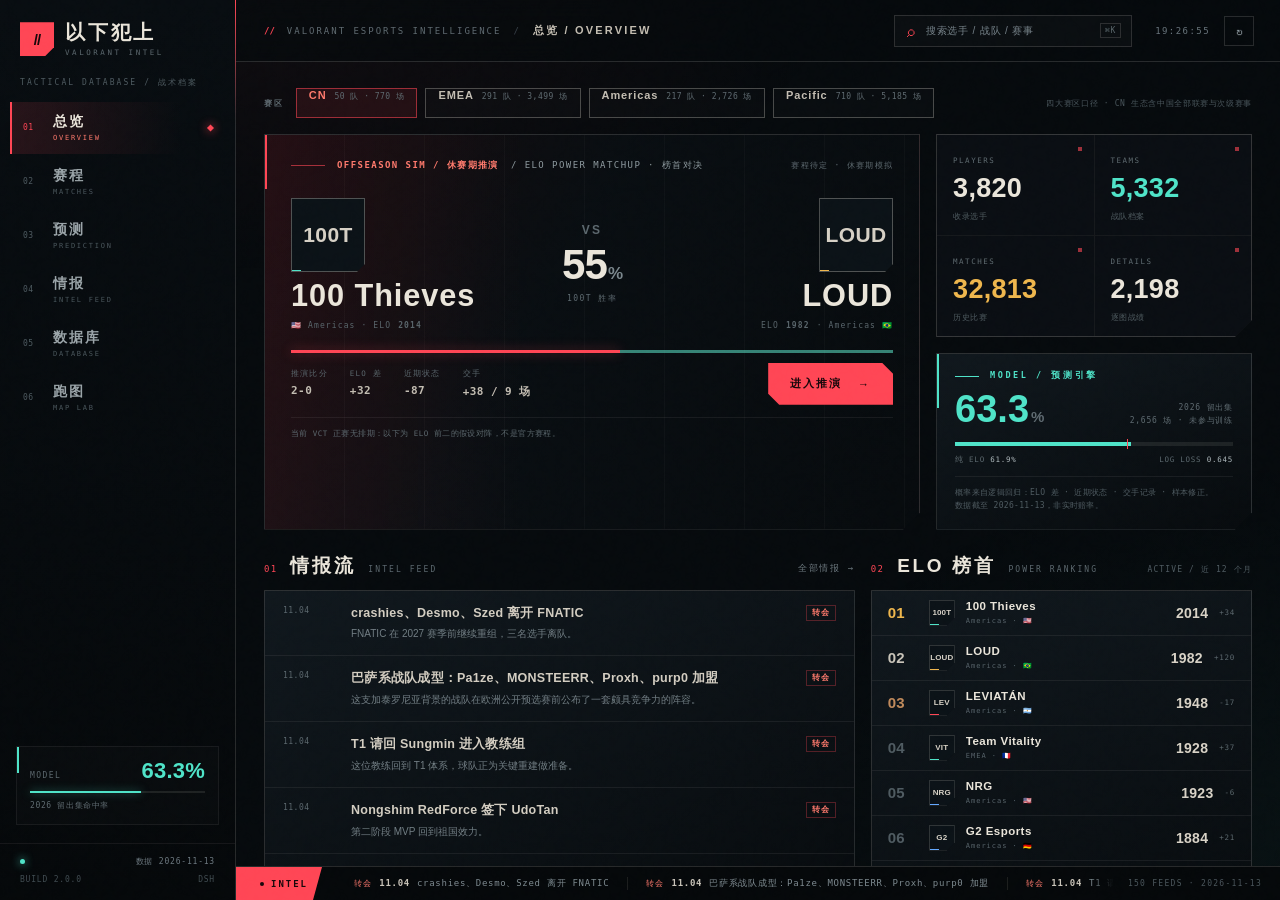
<file: web/index.html>
<!DOCTYPE html>
<html lang="zh-CN">
<head>
<meta charset="utf-8">
<meta name="viewport" content="width=device-width, initial-scale=1">
<title>以下犯上 // VALORANT INTEL</title>
<link rel="stylesheet" href="assets/css/app.css">
</head>
<body>
<div id="app">
  <aside class="rail">
    <div class="rail-brand">
      <div class="brand-glyph">//</div>
      <div class="brand-copy">
        <h1>以下犯上</h1>
        <p>VALORANT INTEL</p>
      </div>
    </div>

    <div class="rail-kicker">TACTICAL DATABASE / 战术档案</div>

    <nav class="rail-nav" id="nav">
      <button data-view="home" class="on"><i>01</i><span>总览<small>OVERVIEW</small></span></button>
      <button data-view="matches"><i>02</i><span>赛程<small>MATCHES</small></span></button>
      <button data-view="predict"><i>03</i><span>预测<small>PREDICTION</small></span></button>
      <button data-view="intel"><i>04</i><span>情报<small>INTEL FEED</small></span></button>
      <button data-view="db"><i>05</i><span>数据库<small>DATABASE</small></span></button>
      <button data-view="maplab"><i>06</i><span>跑图<small>MAP LAB</small></span></button>
    </nav>

    <div class="rail-model">
      <div class="rm-head"><span>MODEL</span><b id="railAcc">—</b></div>
      <div class="rm-bar"><i id="railBar"></i></div>
      <p>2026 留出集命中率</p>
    </div>

    <div class="rail-foot">
      <div class="rf-line"><span class="dot"></span><span id="railUpdated">数据载入中</span></div>
      <div class="rf-line dim"><span>BUILD 2.0.0</span><span>DSH</span></div>
    </div>
  </aside>

  <div class="stage">
    <header class="topbar">
      <div class="crumb">
        <span class="slash">//</span>
        <span class="crumb-en">VALORANT ESPORTS INTELLIGENCE</span>
        <i>/</i>
        <b id="crumb">总览</b>
      </div>
      <div class="top-actions">
        <button class="search-trigger" id="searchTrigger">
          <span class="st-icon">⌕</span>
          <span>搜索选手 / 战队 / 赛事</span>
          <kbd>⌘K</kbd>
        </button>
        <div class="clock" id="clock">--:--:--</div>
        <button class="icon-btn" id="refreshBtn" title="刷新情报">↻</button>
      </div>
    </header>

    <main id="view" class="view"></main>

    <footer class="ticker">
      <div class="ticker-label"><span class="live-dot"></span> INTEL</div>
      <div class="ticker-track"><div class="ticker-move" id="ticker"></div></div>
      <div class="ticker-meta" id="tickerMeta">—</div>
    </footer>
  </div>
</div>

<div class="scrim" id="scrim"></div>
<aside class="drawer" id="drawer" aria-hidden="true"></aside>

<div class="modal" id="searchModal" hidden>
  <div class="modal-panel">
    <div class="modal-head">
      <div class="kicker"><span></span>GLOBAL SEARCH / 全局检索</div>
      <button class="modal-x" id="searchClose">×</button>
    </div>
    <input id="searchInput" class="search-input" autocomplete="off" spellcheck="false"
           placeholder="输入选手 ID、战队名或赛事名…">
    <div class="search-hint"><span>↑↓ 选择</span><span>↵ 打开</span><span>ESC 关闭</span></div>
    <div class="search-results" id="searchResults"></div>
  </div>
</div>

<div id="toast"></div>
<div id="grain"></div>
<div id="scan"></div>

<script src="assets/data/meta.js"></script>
<script src="assets/data/core.js"></script>
<script src="assets/data/roster.js"></script>
<script src="assets/data/intel.js"></script>
<script src="assets/data/maps.js"></script>
<script src="assets/js/app.js"></script>
<script src="assets/js/maplab.js"></script>
</body>
</html>
</file>
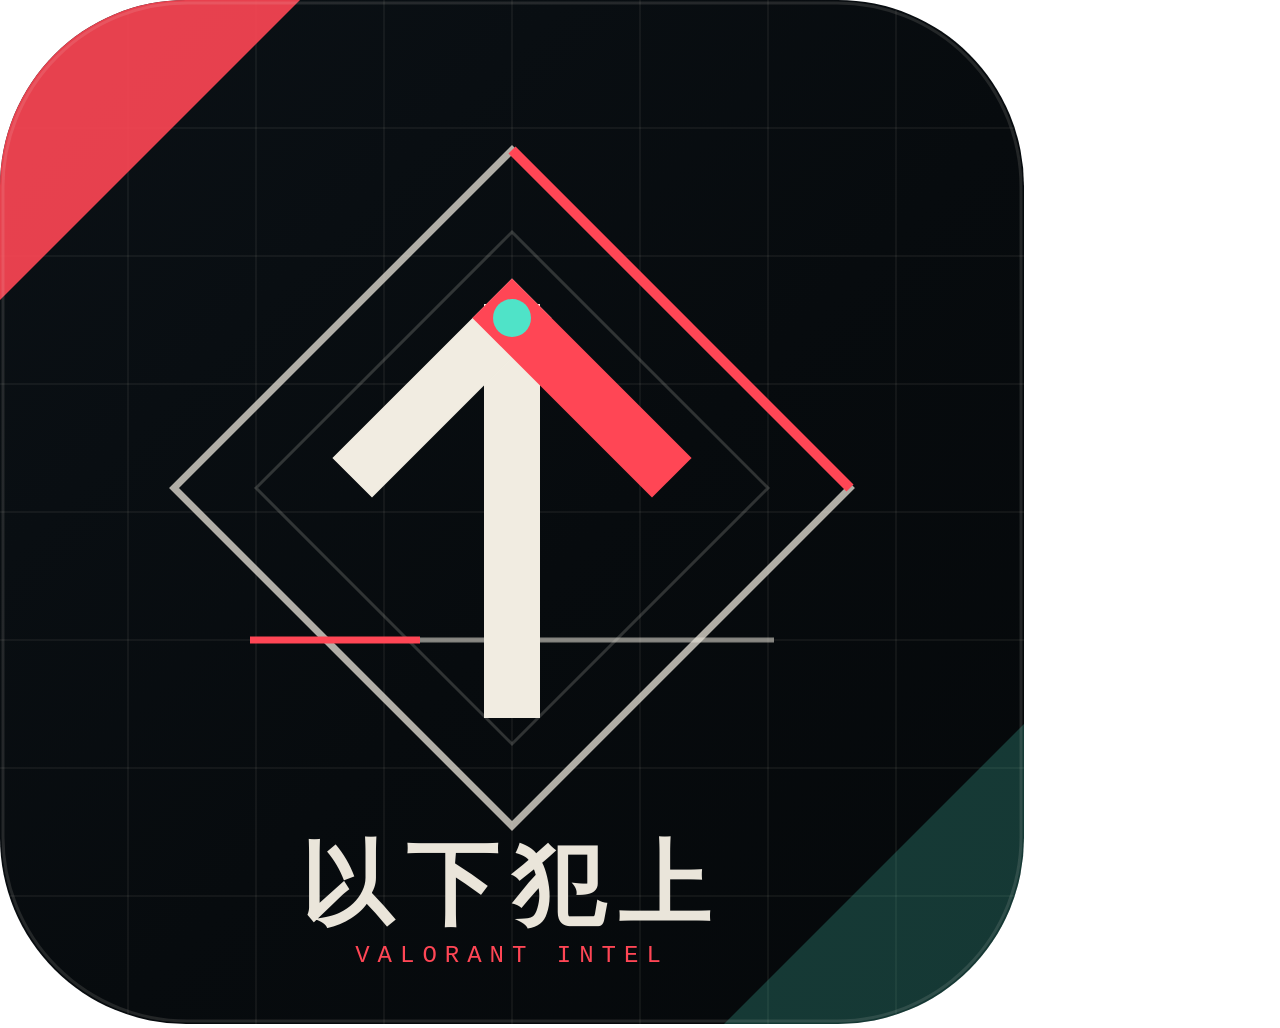
<file: app/icon/icon.html>
<!doctype html><html><head><meta charset="utf-8"><style>
html,body{margin:0;width:1024px;height:1024px;background:transparent}
</style></head><body>
<svg width="1024" height="1024" viewBox="0 0 1024 1024" xmlns="http://www.w3.org/2000/svg">
  <defs>
    <clipPath id="round"><rect x="0" y="0" width="1024" height="1024" rx="186"/></clipPath>
    <linearGradient id="bg" x1="0" y1="0" x2="1" y2="1">
      <stop offset="0" stop-color="#0b1116"/><stop offset=".55" stop-color="#070b0e"/><stop offset="1" stop-color="#05080a"/>
    </linearGradient>
  </defs>
  <g clip-path="url(#round)">
    <rect width="1024" height="1024" fill="url(#bg)"/>
    <g stroke="#eae5da" stroke-opacity="0.055" stroke-width="2">
      <path d="M128 0V1024M256 0V1024M384 0V1024M512 0V1024M640 0V1024M768 0V1024M896 0V1024"/>
      <path d="M0 128H1024M0 256H1024M0 384H1024M0 512H1024M0 640H1024M0 768H1024M0 896H1024"/>
    </g>
    <path d="M0 0H300L0 300Z" fill="#ff4655" opacity=".9"/>
    <path d="M1024 1024H724L1024 724Z" fill="#4fe3c8" opacity=".22"/>
    <!-- diamond -->
    <path d="M512 150 L850 488 L512 826 L174 488 Z" fill="none" stroke="#eae5da" stroke-opacity=".75" stroke-width="7"/>
    <path d="M512 150 L850 488" stroke="#ff4655" stroke-width="10"/>
    <path d="M512 232 L768 488 L512 744 L256 488 Z" fill="none" stroke="#eae5da" stroke-opacity=".18" stroke-width="3"/>
    <!-- breakthrough line -->
    <path d="M250 640H774" stroke="#eae5da" stroke-opacity=".55" stroke-width="5"/>
    <path d="M250 640H420" stroke="#ff4655" stroke-width="7"/>
    <!-- upward arrow -->
    <path d="M512 690V332" stroke="#f1ece1" stroke-width="56" stroke-linecap="square"/>
    <path d="M512 318 L372 458" stroke="#f1ece1" stroke-width="56" stroke-linecap="square"/>
    <path d="M512 318 L652 458" stroke="#ff4655" stroke-width="56" stroke-linecap="square"/>
    <circle cx="512" cy="318" r="19" fill="#4fe3c8"/>
    <!-- caption -->
    <text x="512" y="916" text-anchor="middle" fill="#eae5da" font-family="PingFang SC, Heiti SC, sans-serif" font-size="92" font-weight="600" letter-spacing="14">以下犯上</text>
    <text x="512" y="962" text-anchor="middle" fill="#ff4655" font-family="SF Mono, Menlo, monospace" font-size="24" letter-spacing="8">VALORANT INTEL</text>
  </g>
  <rect x="3" y="3" width="1018" height="1018" rx="184" fill="none" stroke="#eae5da" stroke-opacity=".12" stroke-width="3"/>
</svg>
</body></html>
</file>
<file: web/assets/css/app.css>
/* ============================================================
   以下犯上 · VALORANT INTEL
   视觉语言承自《源能行动》：战术终端、切角面板、红色指令色、
   等宽微标签、大字号压缩数字。
   ============================================================ */
:root{
  --bg:#060a0d; --bg2:#0a1015; --bg3:#0e161c;
  --ink:#eae5da; --ink2:#c9c4b9; --dim:#8b979d; --dim2:#5c686e;
  --line:rgba(234,229,218,.15); --line2:rgba(234,229,218,.07);
  --coral:#ff4655; --coral2:#ff7a6d; --coral-dim:rgba(255,70,85,.14);
  --teal:#4fe3c8; --gold:#eeb64d; --blue:#63a8ff;
  --panel:linear-gradient(158deg,rgba(17,25,31,.94),rgba(7,11,14,.98));
  --panel-soft:rgba(11,17,21,.72);
  --sans:"Avenir Next","Avenir","PingFang SC","Hiragino Sans GB","Microsoft YaHei",sans-serif;
  --display:"DIN Alternate","Avenir Next Condensed","Avenir Next","PingFang SC",sans-serif;
  --mono:"SF Mono","Menlo","Monaco",monospace;
  --rail:236px; --top:62px; --tick:34px;
}
*{box-sizing:border-box;margin:0;padding:0}
html,body{height:100%}
body{
  background:var(--bg); color:var(--ink); font-family:var(--sans);
  font-size:14px; -webkit-font-smoothing:antialiased; overflow:hidden;
  user-select:none;
}
button{font-family:inherit;color:inherit;background:none;border:0;cursor:pointer}
a{color:inherit;text-decoration:none}
b,strong{font-weight:700}
i,em{font-style:normal}
::selection{background:rgba(255,70,85,.32);color:#fff}
::-webkit-scrollbar{width:8px;height:8px}
::-webkit-scrollbar-track{background:transparent}
::-webkit-scrollbar-thumb{background:rgba(234,229,218,.16);border:2px solid var(--bg)}
::-webkit-scrollbar-thumb:hover{background:rgba(255,70,85,.45)}

#grain{
  position:fixed;inset:-40%;z-index:90;pointer-events:none;opacity:.026;
  background-image:url("data:image/svg+xml,%3Csvg viewBox='0 0 200 200' xmlns='http://www.w3.org/2000/svg'%3E%3Cfilter id='n'%3E%3CfeTurbulence type='fractalNoise' baseFrequency='.9' numOctaves='3' stitchTiles='stitch'/%3E%3C/filter%3E%3Crect width='100%25' height='100%25' filter='url(%23n)'/%3E%3C/svg%3E");
  animation:grain 1.2s steps(3) infinite;mix-blend-mode:overlay;
}
@keyframes grain{0%{transform:translate(0,0)}33%{transform:translate(-2%,1%)}66%{transform:translate(1%,-2%)}100%{transform:translate(0,0)}}
#scan{
  position:fixed;inset:0;z-index:89;pointer-events:none;opacity:.22;
  background:repeating-linear-gradient(180deg,rgba(255,255,255,.018) 0 1px,transparent 1px 3px);
  mix-blend-mode:soft-light;
}

/* ---------------- shell ---------------- */
#app{display:flex;height:100%;position:relative}
#app::before{
  content:"";position:fixed;inset:0;pointer-events:none;z-index:0;
  background:
    radial-gradient(1000px 620px at 22% -10%,rgba(255,70,85,.055),transparent 60%),
    radial-gradient(900px 700px at 100% 100%,rgba(79,227,200,.035),transparent 65%);
}
.rail{
  width:var(--rail);flex:0 0 var(--rail);height:100%;position:relative;z-index:3;
  border-right:1px solid var(--line);background:linear-gradient(180deg,#080d11,#060a0d 60%,#05080a);
  display:flex;flex-direction:column;padding:22px 0 16px;
}
.rail::after{content:"";position:absolute;right:-1px;top:0;width:1px;height:120px;background:linear-gradient(var(--coral),transparent)}
.rail-brand{display:flex;align-items:center;gap:11px;padding:0 20px 20px}
.brand-glyph{
  width:34px;height:34px;display:grid;place-items:center;
  background:var(--coral);color:#16070a;font:800 15px var(--display);letter-spacing:-.06em;
  clip-path:polygon(0 0,100% 0,100% calc(100% - 9px),calc(100% - 9px) 100%,0 100%);
  box-shadow:0 6px 22px rgba(255,70,85,.22);
}
.brand-copy h1{font:700 20px/1 var(--sans);letter-spacing:.14em}
.brand-copy p{font:500 7.5px/1 var(--mono);letter-spacing:.34em;color:var(--dim2);margin-top:7px}
.rail-kicker{font:500 8px var(--mono);letter-spacing:.26em;color:#4e5a60;padding:0 20px 14px}
.rail-nav{display:flex;flex-direction:column;gap:2px;padding:0 10px}
.rail-nav button{
  position:relative;display:flex;align-items:center;gap:12px;height:52px;padding:0 11px;
  border-left:2px solid transparent;transition:.18s;text-align:left;
}
.rail-nav button i{width:18px;font:500 8px var(--mono);color:#4f5b61;letter-spacing:.06em;transition:.18s}
.rail-nav button span{font:600 14px/1 var(--sans);letter-spacing:.16em;color:#9aa4a8;transition:.18s}
.rail-nav button small{display:block;font:500 7px var(--mono);letter-spacing:.25em;color:#4a565c;margin-top:6px;transition:.18s}
.rail-nav button:hover{background:rgba(234,229,218,.035)}
.rail-nav button:hover span{color:var(--ink)}
.rail-nav button.on{border-left-color:var(--coral);background:linear-gradient(90deg,rgba(255,70,85,.13),transparent 80%)}
.rail-nav button.on i{color:var(--coral)}
.rail-nav button.on span{color:var(--ink)}
.rail-nav button.on small{color:var(--coral2)}
.rail-nav button.on::after{
  content:"";position:absolute;right:12px;top:50%;width:5px;height:5px;background:var(--coral);
  transform:translateY(-50%) rotate(45deg);box-shadow:0 0 10px var(--coral);
}
.rail-model{margin:auto 16px 0;border:1px solid var(--line2);background:rgba(255,255,255,.012);padding:13px 13px 12px;position:relative}
.rail-model::before{content:"";position:absolute;left:0;top:0;width:2px;height:26px;background:var(--teal)}
.rm-head{display:flex;justify-content:space-between;align-items:baseline;font:500 8px var(--mono);letter-spacing:.18em;color:var(--dim2)}
.rm-head b{font:700 22px/1 var(--display);color:var(--teal);letter-spacing:.01em}
.rm-bar{height:2px;background:rgba(234,229,218,.1);margin:9px 0 7px}
.rm-bar i{display:block;height:100%;width:0;background:var(--teal);box-shadow:0 0 8px rgba(79,227,200,.5);transition:width .8s cubic-bezier(.2,.8,.2,1)}
.rail-model p{font:500 8px/1.5 var(--mono);letter-spacing:.08em;color:#5f6b71}
.rail-foot{margin-top:18px;padding:12px 20px 0;border-top:1px solid var(--line2);display:flex;flex-direction:column;gap:8px}
.rf-line{display:flex;justify-content:space-between;align-items:center;font:500 8px var(--mono);letter-spacing:.1em;color:#6d7980}
.rf-line.dim{color:#414c52}
.dot{width:5px;height:5px;border-radius:50%;background:var(--teal);box-shadow:0 0 8px var(--teal);margin-right:7px;animation:pulse 2.4s infinite}
@keyframes pulse{0%,100%{opacity:1}50%{opacity:.25}}

.stage{margin-left:0;flex:1;min-width:0;height:100%;display:flex;flex-direction:column;position:relative;z-index:2}
.topbar{
  height:var(--top);flex:0 0 var(--top);display:flex;align-items:center;justify-content:space-between;
  padding:0 26px 0 28px;border-bottom:1px solid var(--line);background:rgba(6,10,13,.72);backdrop-filter:blur(12px);
}
.crumb{display:flex;align-items:center;gap:12px;font:500 9px var(--mono);letter-spacing:.22em;color:#5f6b71}
.crumb .slash{color:var(--coral);letter-spacing:0;font-weight:800}
.crumb i{color:#394349}
.crumb b{font:600 11px var(--sans);letter-spacing:.2em;color:#c3bdb1}
.top-actions{display:flex;align-items:center;gap:14px}
.search-trigger{
  display:flex;align-items:center;gap:10px;height:32px;padding:0 10px 0 12px;min-width:238px;
  border:1px solid var(--line);background:rgba(255,255,255,.02);color:#77838a;
  font:500 10px var(--sans);letter-spacing:.08em;transition:.18s;
}
.search-trigger:hover{border-color:rgba(234,229,218,.32);color:#c8c2b7}
.st-icon{font-size:15px;line-height:1;color:var(--coral)}
.search-trigger kbd{margin-left:auto;font:500 8px var(--mono);color:#59656b;border:1px solid var(--line);padding:2px 4px}
.clock{font:500 9px var(--mono);letter-spacing:.16em;color:#69757c;min-width:64px;text-align:right}
.icon-btn{
  width:30px;height:30px;border:1px solid var(--line);display:grid;place-items:center;
  color:#8b979d;font-size:14px;transition:.18s;
}
.icon-btn:hover{color:var(--coral);border-color:rgba(255,70,85,.45);transform:rotate(90deg)}
.view{flex:1;min-height:0;overflow:auto;padding:26px 28px 40px;scroll-behavior:smooth}
.ticker{
  height:var(--tick);flex:0 0 var(--tick);display:flex;align-items:center;gap:14px;
  border-top:1px solid var(--line);background:#05080a;padding:0 18px 0 0;overflow:hidden;
}
.ticker-label{
  display:flex;align-items:center;height:100%;padding:0 14px 0 24px;background:var(--coral);color:#16070a;
  font:800 9px var(--mono);letter-spacing:.22em;clip-path:polygon(0 0,100% 0,calc(100% - 9px) 100%,0 100%);
}
.ticker-label .live-dot{width:4px;height:4px;background:#16070a;border-radius:50%;margin-right:7px;box-shadow:none}
.ticker-track{flex:1;overflow:hidden;mask-image:linear-gradient(90deg,transparent,#000 3%,#000 97%,transparent)}
.ticker-move{display:flex;gap:0;white-space:nowrap;animation:ticker 70s linear infinite;width:max-content}
.ticker-move:hover{animation-play-state:paused}
@keyframes ticker{from{transform:translateX(0)}to{transform:translateX(-50%)}}
.tk-item{font:500 9px var(--mono);letter-spacing:.08em;color:#7d898f;padding:0 18px;border-right:1px solid rgba(234,229,218,.1)}
.tk-item b{color:#c9c4b9;font-weight:600;margin-right:7px}
.tk-item em{color:var(--coral2);font-style:normal;margin-right:7px;font-size:8px;letter-spacing:.14em}
.ticker-meta{font:500 8px var(--mono);letter-spacing:.16em;color:#4b565c;white-space:nowrap}

/* ---------------- shared ---------------- */
.kicker{display:flex;align-items:center;gap:11px;font:600 8.5px var(--mono);letter-spacing:.3em;color:var(--coral);text-transform:uppercase}
.kicker span{display:inline-block;width:24px;height:1px;background:var(--coral)}
.kicker.t{color:var(--teal)}.kicker.t span{background:var(--teal)}
.kicker.g{color:var(--gold)}.kicker.g span{background:var(--gold)}
.mono{font-family:var(--mono)}
.panel{
  position:relative;background:var(--panel);border:1px solid var(--line);
  clip-path:polygon(0 0,100% 0,100% calc(100% - 17px),calc(100% - 17px) 100%,0 100%);
}
.panel::before{content:"";position:absolute;left:0;top:0;width:2px;height:54px;background:var(--coral);z-index:2}
.panel.teal::before{background:var(--teal)}
.panel.gold::before{background:var(--gold)}
.panel.flat::before{display:none}
.panel-pad{padding:20px 22px}
.panel-head{display:flex;align-items:center;justify-content:space-between;padding:14px 18px;border-bottom:1px solid var(--line2)}
.panel-head .ph-l{display:flex;align-items:center;gap:10px;font:600 9px var(--mono);letter-spacing:.22em;color:#aeb8bc}
.panel-head .ph-l i{color:var(--coral);font-style:normal}
.panel-head .ph-r{font:500 8px var(--mono);letter-spacing:.14em;color:#59656b}
.sec-head{display:flex;align-items:flex-end;justify-content:space-between;margin:0 0 15px;gap:20px}
.sec-title{display:flex;align-items:baseline;gap:13px}
.sec-title .no{font:500 9px var(--mono);color:var(--coral);letter-spacing:.14em}
.sec-title h2{font:700 19px/1 var(--sans);letter-spacing:.14em}
.sec-title em{font:500 8px var(--mono);letter-spacing:.26em;color:#5c686e;font-style:normal}
.sec-head .more{font:500 9px var(--mono);letter-spacing:.18em;color:#6c787e;display:flex;align-items:center;gap:8px;transition:.16s}
.sec-head .more:hover{color:var(--coral)}
.btn{
  position:relative;display:inline-flex;align-items:center;justify-content:center;gap:16px;height:42px;padding:0 22px;
  font:700 11px var(--sans);letter-spacing:.18em;transition:.18s;
  clip-path:polygon(0 0,calc(100% - 11px) 0,100% 11px,100% 100%,11px 100%,0 calc(100% - 11px));
}
.btn.primary{background:var(--coral);color:#16070a}
.btn.primary:hover{background:#ff6b76;transform:translateY(-1px);box-shadow:0 10px 30px rgba(255,70,85,.22)}
.btn.ghost{border:1px solid rgba(234,229,218,.22);color:#cfc9bd;background:rgba(255,255,255,.02)}
.btn.ghost:hover{border-color:rgba(234,229,218,.5);background:rgba(234,229,218,.06)}
.btn.sm{height:30px;padding:0 12px;font:600 9px var(--mono);letter-spacing:.12em;gap:8px}
.chip{
  height:28px;padding:0 12px;border:1px solid var(--line);font:500 9px var(--mono);
  letter-spacing:.14em;color:#7e8a90;display:inline-flex;align-items:center;gap:7px;transition:.16s;cursor:pointer;
}
.chip:hover{color:#cfc9be;border-color:rgba(234,229,218,.3)}
.chip.on{background:var(--coral);border-color:var(--coral);color:#16070a;font-weight:700}
.chip.on .n{color:rgba(22,7,10,.65)}
.chip .n{font-size:8px;color:#556168}
.tag{
  display:inline-flex;align-items:center;height:18px;padding:0 6px;border:1px solid rgba(255,70,85,.35);
  font:600 8px var(--mono);letter-spacing:.12em;color:var(--coral2);white-space:nowrap;
}
.tag.t{color:var(--teal);border-color:rgba(79,227,200,.3)}
.tag.g{color:var(--gold);border-color:rgba(238,182,77,.3)}
.tag.n{color:#8b979d;border-color:var(--line)}
.badge{
  width:42px;height:42px;flex:0 0 42px;display:grid;place-items:center;position:relative;
  border:1px solid rgba(234,229,218,.22);background:#0b1217;color:#d6d0c5;
  font:700 12px var(--display);letter-spacing:.02em;
  clip-path:polygon(0 0,100% 0,100% calc(100% - 8px),calc(100% - 8px) 100%,0 100%);
}
.badge.lg{width:74px;height:74px;flex-basis:74px;font-size:21px;border-color:rgba(234,229,218,.3)}
.badge.sm{width:26px;height:26px;flex-basis:26px;font-size:8px;border-color:rgba(234,229,218,.16)}
.badge::after{content:"";position:absolute;left:0;bottom:0;width:9px;height:1px;background:var(--coral)}
.badge[data-accent="t"]::after{background:var(--teal)}
.badge[data-accent="g"]::after{background:var(--gold)}
.badge[data-accent="b"]::after{background:var(--blue)}
.form-dots{display:flex;gap:2px}
.form-dots i{width:4px;height:10px;background:rgba(234,229,218,.14)}
.form-dots i.w{background:var(--teal)}
.form-dots i.l{background:rgba(255,70,85,.55)}
.num{font-family:var(--display);font-variant-numeric:tabular-nums;letter-spacing:.01em}
.dimtext{color:var(--dim)}
.hr{height:1px;background:var(--line2);margin:14px 0}
.empty{padding:40px 20px;text-align:center;font:500 10px var(--mono);letter-spacing:.14em;color:#5a666c}

/* page transitions */
.view-inner{max-width:1560px;margin:0 auto}
@keyframes viewIn{from{opacity:0;transform:translateY(10px)}to{opacity:1;transform:none}}

/* ---------------- HOME ---------------- */
.home-top{display:grid;grid-template-columns:minmax(0,1.62fr) minmax(300px,.78fr);gap:16px;margin-bottom:26px}
.hero{position:relative;padding:24px 26px 22px;overflow:hidden;min-height:318px;
  background:linear-gradient(120deg,rgba(22,12,15,.9),rgba(9,14,18,.97) 42%,rgba(7,11,14,.98));}
.hero::after{
  content:"";position:absolute;inset:0;pointer-events:none;
  background:
    linear-gradient(90deg,rgba(255,70,85,.07),transparent 40%),
    repeating-linear-gradient(90deg,transparent 0 79px,rgba(234,229,218,.028) 79px 80px);
}
.hero-top{display:flex;align-items:center;justify-content:space-between;position:relative;z-index:2}
.hero-event{display:flex;align-items:center;gap:12px;font:500 9px var(--mono);letter-spacing:.16em;color:#8e9a9f}
.hero-event .line{width:34px;height:1px;background:rgba(255,70,85,.6)}
.hero-event b{color:var(--coral2);font-weight:600}
.hero-date{font:500 8px var(--mono);letter-spacing:.16em;color:#5e6a70}
.hero-match{display:grid;grid-template-columns:1fr 150px 1fr;align-items:center;gap:8px;margin:26px 0 20px;position:relative;z-index:2}
.hero-team{display:flex;flex-direction:column;gap:9px;min-width:0}
.hero-team.right{align-items:flex-end;text-align:right}
.hero-team .ht-meta{font:500 8px var(--mono);letter-spacing:.18em;color:#647077}
.hero-team .ht-name{font:700 clamp(22px,2.4vw,34px)/1 var(--sans);letter-spacing:.03em;white-space:nowrap;overflow:hidden;text-overflow:ellipsis;max-width:100%}
.hero-team .ht-sub{font:500 8px var(--mono);letter-spacing:.14em;color:#59656b;display:flex;align-items:center;gap:7px}
.hero-team.right .ht-sub{justify-content:flex-end}
.hero-mid{display:flex;flex-direction:column;align-items:center;gap:7px}
.hero-mid .vs{font:800 12px var(--display);letter-spacing:.2em;color:#5c686e}
.hero-mid .pct{font:700 42px/1 var(--display);letter-spacing:-.02em;color:var(--ink)}
.hero-mid .pct small{font-size:17px;color:#7b878d;margin-left:1px}
.hero-mid .bo{font:500 8px var(--mono);letter-spacing:.18em;color:#5f6b71}
.hero-prob{position:relative;z-index:2;display:flex;height:3px;background:rgba(234,229,218,.1);margin:4px 0 10px}
.hero-prob i{height:100%;background:var(--coral);box-shadow:0 0 12px rgba(255,70,85,.4);transition:width 1s cubic-bezier(.2,.8,.2,1)}
.hero-prob b{height:100%;background:rgba(79,227,200,.5)}
.hero-foot{position:relative;z-index:2;display:flex;align-items:center;justify-content:space-between;gap:20px}
.hero-factors{display:flex;gap:22px}
.hero-factors div{display:flex;flex-direction:column;gap:5px}
.hero-factors span{font:500 7.5px var(--mono);letter-spacing:.16em;color:#59656b}
.hero-factors b{font:600 11px var(--mono);color:#c3bdb2;letter-spacing:.04em}
.hero-empty{display:flex;flex-direction:column;align-items:center;justify-content:center;height:240px;gap:14px;position:relative;z-index:2}

.home-side{display:grid;grid-template-rows:auto auto;gap:16px}
.stat-grid{display:grid;grid-template-columns:1fr 1fr;gap:1px;background:var(--line2)}
.stat{background:rgba(9,14,18,.9);padding:15px 16px 13px;position:relative}
.stat span{font:500 7.5px var(--mono);letter-spacing:.2em;color:#5f6b71}
.stat b{display:block;font:700 27px/1 var(--display);margin:9px 0 4px;letter-spacing:.01em}
.stat small{font:500 8px var(--mono);letter-spacing:.08em;color:#4f5b61}
.stat i{position:absolute;right:12px;top:12px;width:4px;height:4px;background:var(--coral);opacity:.6}
.stat.t b{color:var(--teal)}.stat.g b{color:var(--gold)}
.model-card{padding:16px 18px}
.model-top{display:flex;justify-content:space-between;align-items:flex-end}
.model-top .big{font:700 38px/1 var(--display);color:var(--teal)}
.model-top .big small{font-size:15px;color:#5f6b71;margin-left:2px}
.model-top .cap{text-align:right;font:500 8px var(--mono);letter-spacing:.1em;color:#5f6b71;line-height:1.7}
.model-scale{height:4px;background:rgba(234,229,218,.09);margin:14px 0 9px;position:relative}
.model-scale i{position:absolute;left:0;top:0;height:100%;background:var(--teal)}
.model-scale u{position:absolute;top:-3px;width:1px;height:10px;background:rgba(234,229,218,.35)}
.model-scale u.base{background:var(--coral)}
.model-legend{display:flex;justify-content:space-between;font:500 7.5px var(--mono);letter-spacing:.1em;color:#5c686e}
.model-legend b{color:#aeb8bc;font-weight:500}
.model-note{font:500 8px/1.6 var(--mono);letter-spacing:.04em;color:#4f5b61;margin-top:11px;padding-top:10px;border-top:1px solid var(--line2)}

.home-grid{display:grid;grid-template-columns:minmax(0,1.55fr) minmax(0,1fr);gap:16px;margin-bottom:26px}
.news-mini{display:flex;flex-direction:column}
.news-mini .nm{display:grid;grid-template-columns:56px 1fr auto;gap:12px;padding:13px 18px;border-bottom:1px solid var(--line2);transition:.16s;cursor:pointer;align-items:start}
.news-mini .nm:hover{background:rgba(234,229,218,.035)}
.news-mini .nm:last-child{border-bottom:0}
.nm-date{font:500 8px var(--mono);letter-spacing:.06em;color:#5b676d;padding-top:2px}
.nm-body h4{font:600 12.5px/1.5 var(--sans);letter-spacing:.02em;color:#d3cdc1;display:-webkit-box;-webkit-line-clamp:2;-webkit-box-orient:vertical;overflow:hidden}
.nm-body p{font:400 10px/1.6 var(--sans);color:#717d83;margin-top:4px;display:-webkit-box;-webkit-line-clamp:1;-webkit-box-orient:vertical;overflow:hidden}
.nm-tag{font:600 7.5px var(--mono);letter-spacing:.12em;color:var(--coral2);border:1px solid rgba(255,70,85,.3);padding:2px 5px;margin-top:1px}
.rank-list{display:flex;flex-direction:column}
.rank-row{display:grid;grid-template-columns:30px 26px 1fr auto auto;gap:11px;align-items:center;padding:9px 16px;border-bottom:1px solid var(--line2);transition:.16s;cursor:pointer}
.rank-row:hover{background:rgba(234,229,218,.04)}
.rank-row:last-child{border-bottom:0}
.rr-no{font:700 15px var(--display);color:#4f5b61}
.rank-row:nth-child(1) .rr-no{color:var(--gold)}
.rank-row:nth-child(2) .rr-no{color:#c9c4b9}
.rank-row:nth-child(3) .rr-no{color:#c08a5b}
.rr-name{font:600 11.5px/1.2 var(--sans);letter-spacing:.04em;white-space:nowrap;overflow:hidden;text-overflow:ellipsis}
.rr-name small{display:block;font:500 7px var(--mono);letter-spacing:.14em;color:#57636a;margin-top:4px}
.rr-elo{font:700 14px var(--display);color:#d8d2c6;letter-spacing:.02em}
.rr-region{font:500 7.5px var(--mono);letter-spacing:.1em;color:#5c686e}
.result-list{display:flex;flex-direction:column}
.result-row{display:grid;grid-template-columns:46px 1fr auto 64px;gap:12px;align-items:center;padding:10px 16px;border-bottom:1px solid var(--line2);cursor:pointer;transition:.16s}
.result-row:hover{background:rgba(234,229,218,.04)}
.result-row:last-child{border-bottom:0}
.res-date{font:500 8px var(--mono);color:#59656b;letter-spacing:.04em}
.res-teams{display:flex;align-items:center;gap:7px;font:500 11px var(--sans);min-width:0}
.res-teams span{white-space:nowrap;overflow:hidden;text-overflow:ellipsis}
.res-teams b{font:700 10px var(--mono);color:#d8d2c6;flex:0 0 auto}
.res-teams .w{color:var(--ink)}.res-teams .l{color:#6d797f}
.res-score{font:700 12px var(--display);letter-spacing:.08em;color:#b7b1a6}
.hit{font:600 7.5px var(--mono);letter-spacing:.12em;text-align:right}
.hit.y{color:var(--teal)}.hit.n{color:var(--coral2)}

/* ---------------- MATCHES ---------------- */
.page-head{display:flex;align-items:flex-end;justify-content:space-between;gap:24px;margin-bottom:20px}
.page-head .ph-title h2{font:800 clamp(28px,3.4vw,42px)/1 var(--sans);letter-spacing:-.02em}
.page-head .ph-title h2 em{font:500 10px var(--mono);letter-spacing:.3em;color:var(--coral);font-style:normal;margin-left:14px;vertical-align:middle}
.page-head .ph-title p{font:400 11px/1.7 var(--sans);color:#7c888e;margin-top:9px;max-width:620px}
.page-head .ph-meta{display:flex;gap:26px;text-align:right}
.page-head .ph-meta div span{display:block;font:500 7.5px var(--mono);letter-spacing:.18em;color:#586469;margin-bottom:5px}
.page-head .ph-meta div b{font:700 20px var(--display);letter-spacing:.02em}
.filterbar{display:flex;align-items:center;gap:8px;flex-wrap:wrap;margin-bottom:16px}
.filterbar .spacer{flex:1}
.seg{display:flex;border:1px solid var(--line);height:28px}
.seg button{padding:0 12px;font:500 8.5px var(--mono);letter-spacing:.12em;color:#78848a;border-right:1px solid var(--line)}
.seg button:last-child{border-right:0}
.seg button.on{background:rgba(255,70,85,.14);color:var(--coral2)}
.match-date{display:flex;align-items:center;gap:12px;margin:20px 0 9px}
.match-date span{font:600 10px var(--mono);letter-spacing:.18em;color:#aeb8bc}
.match-date i{flex:1;height:1px;background:var(--line2)}
.match-date em{font:500 8px var(--mono);letter-spacing:.1em;color:#4f5b61}
.match-list{border:1px solid var(--line);background:rgba(8,12,16,.55)}
.mrow{
  display:grid;grid-template-columns:62px 1fr 56px 1fr 96px 84px;gap:14px;align-items:center;
  padding:12px 16px;border-bottom:1px solid var(--line2);transition:.15s;cursor:pointer;position:relative;
}
.mrow:last-child{border-bottom:0}
.mrow:hover{background:rgba(234,229,218,.04)}
.mrow:hover::before{content:"";position:absolute;left:0;top:0;bottom:0;width:2px;background:var(--coral)}
.mrow-time{font:500 8.5px var(--mono);letter-spacing:.06em;color:#68747a}
.mrow-team{display:flex;align-items:center;gap:9px;min-width:0}
.mrow-team.right{justify-content:flex-end;text-align:right}
.mrow-team .nm{font:600 12px/1.2 var(--sans);letter-spacing:.02em;white-space:nowrap;overflow:hidden;text-overflow:ellipsis}
.mrow-team .nm small{display:block;font:500 7px var(--mono);letter-spacing:.12em;color:#4f5b61;margin-top:3px}
.mrow-score{text-align:center;font:700 17px var(--display);letter-spacing:.1em;color:#c7c1b5}
.mrow-score small{display:block;font:500 7px var(--mono);letter-spacing:.14em;color:#515d63;margin-top:3px}
.mrow-score.up{color:#5f6b71;font-size:13px}
.mrow-event{min-width:0}
.mrow-event b{display:block;font:500 9px/1.4 var(--sans);color:#8b979d;white-space:nowrap;overflow:hidden;text-overflow:ellipsis}
.mrow-event span{display:block;font:500 7.5px var(--mono);letter-spacing:.06em;color:#4f5b61;margin-top:3px;white-space:nowrap;overflow:hidden;text-overflow:ellipsis}
.mrow-pred{text-align:right}
.mrow-pred .pb{display:flex;height:3px;background:rgba(79,227,200,.18);margin-bottom:5px}
.mrow-pred .pb i{background:var(--coral);height:100%}
.mrow-pred span{font:600 8px var(--mono);letter-spacing:.06em;color:#8b979d}
.mrow-pred .win{color:var(--coral2)}

/* ---------------- PREDICT ---------------- */
.predict-grid{display:grid;grid-template-columns:minmax(0,1.25fr) minmax(320px,.75fr);gap:16px;align-items:start}
.sim{padding:22px 24px 24px}
.sim-picks{display:grid;grid-template-columns:1fr 64px 1fr;gap:10px;align-items:center;margin:18px 0}
.pick{position:relative;border:1px solid var(--line);background:rgba(255,255,255,.02);padding:13px 14px;min-height:92px;cursor:pointer;transition:.18s}
.pick:hover{border-color:rgba(234,229,218,.35);background:rgba(234,229,218,.04)}
.pick .plabel{font:500 7.5px var(--mono);letter-spacing:.2em;color:#5f6b71}
.pick .pname{display:flex;align-items:center;gap:10px;margin-top:9px}
.pick .pname b{font:700 17px/1.1 var(--sans);letter-spacing:.02em;white-space:nowrap;overflow:hidden;text-overflow:ellipsis}
.pick .pname small{display:block;font:500 7.5px var(--mono);letter-spacing:.1em;color:#566268;margin-top:4px}
.pick .pclear{position:absolute;right:8px;top:7px;color:#4f5b61;font-size:12px;line-height:1}
.pick .pclear:hover{color:var(--coral)}
.pick.emptypick{border-style:dashed}
.sim-vs{text-align:center;font:800 13px var(--display);letter-spacing:.2em;color:#4f5b61}
.sim-opts{display:flex;align-items:center;justify-content:space-between;gap:12px;margin-top:6px}
.sim-opts .bo{display:flex;gap:6px}
.sim-result{margin-top:20px;border-top:1px solid var(--line);padding-top:18px;display:none}
.sim-result.on{display:block}
.sr-top{display:flex;align-items:flex-end;justify-content:space-between;gap:18px}
.sr-prob{display:flex;align-items:baseline;gap:8px}
.sr-prob b{font:700 52px/1 var(--display);letter-spacing:-.02em}
.sr-prob span{font:500 9px var(--mono);letter-spacing:.14em;color:#647077}
.sr-meta{text-align:right;font:500 8px var(--mono);letter-spacing:.1em;color:#647077;line-height:1.9}
.sr-meta b{color:#c3bdb2;font-weight:600}
.sr-bar{display:flex;height:5px;margin:14px 0 3px;background:rgba(79,227,200,.3)}
.sr-bar i{background:var(--coral);box-shadow:0 0 14px rgba(255,70,85,.3)}
.sr-labels{display:flex;justify-content:space-between;font:600 8px var(--mono);letter-spacing:.1em;color:#7c888e}
.sr-score{display:flex;align-items:center;gap:12px;margin:18px 0 4px;padding:12px 14px;border:1px solid var(--line2);background:rgba(255,255,255,.018)}
.sr-score span{font:500 8px var(--mono);letter-spacing:.16em;color:#5f6b71}
.sr-score b{font:700 24px var(--display);letter-spacing:.06em;color:var(--ink)}
.sr-score em{font:500 8px var(--mono);letter-spacing:.1em;color:#5f6b71;margin-left:auto;text-align:right;line-height:1.6}
.factors{display:flex;flex-direction:column;gap:10px;margin-top:16px}
.factor{display:grid;grid-template-columns:76px 1fr 58px;gap:10px;align-items:center}
.factor span{font:500 8.5px var(--mono);letter-spacing:.12em;color:#7c888e}
.factor .ft{height:4px;background:rgba(234,229,218,.08);position:relative;overflow:hidden}
.factor .ft i{position:absolute;top:0;height:100%;background:var(--teal);left:50%}
.factor .ft i.neg{background:var(--coral)}
.factor b{text-align:right;font:600 9px var(--mono);color:#aeb8bc}
.model-panel{padding:18px 20px}
.mp-head{display:flex;align-items:flex-end;justify-content:space-between}
.mp-head .big{font:700 46px/1 var(--display);color:var(--teal)}
.mp-head .big small{font-size:17px;color:#5f6b71}
.mp-head .lbl{font:500 8px var(--mono);letter-spacing:.16em;color:#5f6b71;line-height:1.8;text-align:right}
.mp-grid{display:grid;grid-template-columns:1fr 1fr;gap:1px;background:var(--line2);margin:16px 0}
.mp-cell{background:rgba(9,14,18,.96);padding:11px 12px}
.mp-cell span{font:500 7px var(--mono);letter-spacing:.14em;color:#5a666c}
.mp-cell b{display:block;font:700 18px var(--display);margin-top:6px;color:#d3cdc1}
.calib{display:flex;align-items:flex-end;gap:3px;height:56px;margin-top:10px}
.calib .cb{flex:1;background:rgba(79,227,200,.28);position:relative;min-height:2px}
.calib .cb i{position:absolute;left:0;right:0;bottom:0;background:var(--teal)}
.calib .cb u{position:absolute;left:50%;bottom:0;width:1px;height:100%;background:rgba(255,70,85,.6)}
.calib-x{display:flex;justify-content:space-between;font:500 7px var(--mono);letter-spacing:.08em;color:#4b565c;margin-top:6px}
.mp-note{font:500 8px/1.75 var(--mono);letter-spacing:.03em;color:#5c686e;margin-top:12px;padding-top:10px;border-top:1px solid var(--line2)}
.upcoming-list{display:flex;flex-direction:column;margin-top:2px}
.up-row{display:grid;grid-template-columns:42px 1fr 52px 1fr 66px;gap:10px;align-items:center;padding:10px 0;border-bottom:1px solid var(--line2);cursor:pointer}
.up-row:last-child{border-bottom:0}
.up-row:hover .ur-nm{color:var(--coral2)}
.ur-date{font:500 7.5px var(--mono);color:#59656b;line-height:1.6}
.ur-nm{font:600 10.5px var(--sans);white-space:nowrap;overflow:hidden;text-overflow:ellipsis;transition:.14s}
.ur-nm.r{text-align:right}
.ur-pct{text-align:center;font:700 12px var(--display);color:#c3bdb2}

/* ---------------- INTEL ---------------- */
.intel-layout{display:grid;grid-template-columns:minmax(0,1fr) 280px;gap:18px;align-items:start}
.intel-list{display:grid;grid-template-columns:1fr 1fr;gap:12px}
.news-card{
  position:relative;border:1px solid var(--line);background:linear-gradient(155deg,rgba(15,22,27,.9),rgba(7,11,14,.96));
  padding:16px 17px 14px;cursor:pointer;transition:.18s;min-height:172px;display:flex;flex-direction:column;
  clip-path:polygon(0 0,100% 0,100% calc(100% - 12px),calc(100% - 12px) 100%,0 100%);
}
.news-card:hover{border-color:rgba(255,70,85,.4);transform:translateY(-2px);background:linear-gradient(155deg,rgba(23,29,34,.95),rgba(10,14,18,.98))}
.news-card::before{content:"";position:absolute;left:0;top:0;width:2px;height:0;background:var(--coral);transition:.22s}
.news-card:hover::before{height:100%}
.nc-top{display:flex;justify-content:space-between;align-items:center;margin-bottom:10px}
.nc-date{font:500 8px var(--mono);letter-spacing:.12em;color:#5b676d}
.nc-title{font:600 13.5px/1.55 var(--sans);letter-spacing:.01em;color:#d8d2c6}
.nc-title small{display:block;font:500 10px/1.5 var(--sans);color:#7c888e;margin-top:5px}
.nc-sum{font:400 10.5px/1.7 var(--sans);color:#7c888e;margin-top:9px;display:-webkit-box;-webkit-line-clamp:3;-webkit-box-orient:vertical;overflow:hidden}
.nc-foot{display:flex;align-items:center;justify-content:space-between;margin-top:auto;padding-top:10px;font:500 7.5px var(--mono);letter-spacing:.1em;color:#4f5b61}
.nc-foot .src{color:#6a767c}
.intel-side{display:flex;flex-direction:column;gap:14px}
.side-block{padding:15px 16px}
.side-block h4{font:600 9px var(--mono);letter-spacing:.18em;color:#aeb8bc;margin-bottom:12px}
.tally{display:flex;flex-direction:column;gap:8px}
.tally div{display:flex;justify-content:space-between;font:500 9px var(--mono);letter-spacing:.08em;color:#7c888e}
.tally b{color:#c3bdb2;font-weight:600}
.tally .bar{height:2px;background:rgba(234,229,218,.08);margin-top:3px}
.tally .bar i{display:block;height:100%;background:var(--coral)}
.watch-list{display:flex;flex-direction:column;gap:9px}
.watch-list button{display:flex;align-items:center;gap:9px;text-align:left}
.watch-list button:hover .wl nm{color:var(--ink)}
.wl-name{font:600 10px var(--sans);color:#aeb8bc}
.wl-sub{font:500 7px var(--mono);letter-spacing:.1em;color:#4f5b61;margin-top:2px}

/* ---------------- DATABASE ---------------- */
.db-tabs{display:flex;gap:0;border-bottom:1px solid var(--line);margin-bottom:16px}
.db-tabs button{position:relative;padding:12px 22px 13px;font:600 11px var(--sans);letter-spacing:.16em;color:#6d797f;border-bottom:2px solid transparent;transition:.16s}
.db-tabs button b{font:700 11px var(--display);color:#4f5b61;margin-left:7px;letter-spacing:.04em}
.db-tabs button:hover{color:#b7b1a6}
.db-tabs button.on{color:var(--ink);border-bottom-color:var(--coral)}
.db-tabs button.on b{color:var(--coral)}
.db-tools{display:flex;gap:10px;align-items:center;margin-bottom:12px}
.db-search{flex:1;display:flex;align-items:center;height:36px;border:1px solid var(--line);background:rgba(255,255,255,.02);padding:0 12px;gap:9px}
.db-search span{color:var(--coral);font-size:15px}
.db-search input{flex:1;background:none;border:0;outline:none;color:var(--ink);font:500 11px var(--sans);letter-spacing:.04em;user-select:text}
.db-search input::placeholder{color:#4f5b61}
.db-search kbd{font:500 8px var(--mono);color:#4f5b61;border:1px solid var(--line2);padding:2px 4px}
.db-count{font:500 8px var(--mono);letter-spacing:.12em;color:#5a666c;white-space:nowrap}
.db-thead{display:grid;padding:8px 14px;border:1px solid var(--line);border-bottom:0;background:rgba(255,255,255,.025);font:500 7.5px var(--mono);letter-spacing:.16em;color:#5a666c}
.db-list{border:1px solid var(--line);background:rgba(8,12,16,.5)}
.db-row{display:grid;padding:9px 14px;border-bottom:1px solid var(--line2);align-items:center;cursor:pointer;transition:.14s}
.db-row:last-child{border-bottom:0}
.db-row:hover{background:rgba(234,229,218,.04)}
.db-row:hover .dr-main{color:var(--coral2)}
.dr-main{font:600 11.5px var(--sans);letter-spacing:.02em;white-space:nowrap;overflow:hidden;text-overflow:ellipsis;transition:.14s}
.dr-main small{display:block;font:500 7.5px var(--mono);letter-spacing:.08em;color:#566268;margin-top:4px;white-space:nowrap;overflow:hidden;text-overflow:ellipsis}
.dr-mid{font:500 9px var(--sans);color:#8b979d;white-space:nowrap;overflow:hidden;text-overflow:ellipsis}
.dr-num{font:600 11px var(--display);color:#b7b1a6;text-align:right;letter-spacing:.04em}
.dr-tag{font:500 7.5px var(--mono);letter-spacing:.1em;color:#5f6b71}
.db-more{display:flex;justify-content:center;padding:16px}
.db-foot{display:flex;justify-content:space-between;align-items:center;margin-top:12px;font:500 8px var(--mono);letter-spacing:.1em;color:#4f5b61}

/* players grid columns */
.db-list.players .db-row{grid-template-columns:minmax(0,1.5fr) 90px 74px 90px 110px 70px}
.db-list.teams .db-row{grid-template-columns:34px minmax(0,1.4fr) 70px 74px 90px 90px}
.db-list.matches .db-row{grid-template-columns:86px minmax(0,1.6fr) 70px 70px 120px}
.db-thead.players{grid-template-columns:minmax(0,1.5fr) 90px 74px 90px 110px 70px}
.db-thead.teams{grid-template-columns:34px minmax(0,1.4fr) 70px 74px 90px 90px}
.db-thead.matches{grid-template-columns:86px minmax(0,1.6fr) 70px 70px 120px}

/* ---------------- DRAWER ---------------- */
.scrim{position:fixed;inset:0;z-index:70;background:rgba(2,5,7,.64);backdrop-filter:blur(4px);opacity:0;pointer-events:none}
.scrim.on{opacity:1;pointer-events:auto}
.drawer{
  position:fixed;top:0;right:0;bottom:0;width:min(660px,92vw);z-index:75;overflow:auto;
  background:linear-gradient(160deg,#0d151a,#060a0d 60%);border-left:1px solid rgba(234,229,218,.2);
  opacity:0;visibility:hidden;pointer-events:none;
  box-shadow:-30px 0 90px rgba(0,0,0,.55);
}
.drawer.on{opacity:1;visibility:visible;pointer-events:auto}
.drawer-inner{padding:26px 30px 60px}
.drawer-x{position:absolute;right:20px;top:16px;width:34px;height:34px;border:1px solid var(--line);display:grid;place-items:center;font-size:16px;color:#8b979d;z-index:3;transition:.16s}
.drawer-x:hover{color:var(--coral);border-color:rgba(255,70,85,.5);transform:rotate(90deg)}
.dw-kicker{display:flex;align-items:center;gap:10px;font:600 8px var(--mono);letter-spacing:.26em;color:var(--coral);margin-bottom:14px}
.dw-kicker span{width:22px;height:1px;background:var(--coral)}
.dw-title{display:flex;align-items:center;gap:16px;margin-bottom:6px}
.dw-title h2{font:800 clamp(26px,3.4vw,38px)/1.05 var(--sans);letter-spacing:-.02em}
.dw-sub{font:500 9px var(--mono);letter-spacing:.16em;color:#68747a;margin-bottom:22px}
.dw-stats{display:grid;grid-template-columns:repeat(4,1fr);gap:1px;background:var(--line2);margin:0 0 20px}
.dw-stat{background:rgba(9,14,18,.95);padding:13px 12px}
.dw-stat span{font:500 7px var(--mono);letter-spacing:.14em;color:#5a666c}
.dw-stat b{display:block;font:700 22px/1 var(--display);margin-top:7px;color:#d8d2c6}
.dw-stat b small{font-size:10px;color:#5f6b71;margin-left:1px}
.dw-sec{margin-top:24px}
.dw-sec h3{display:flex;align-items:center;gap:10px;font:600 9px var(--mono);letter-spacing:.2em;color:#aeb8bc;margin-bottom:12px;padding-bottom:8px;border-bottom:1px solid var(--line2)}
.dw-sec h3 i{color:var(--coral);font-style:normal}
.dw-sec h3 em{margin-left:auto;font:500 7.5px var(--mono);letter-spacing:.08em;color:#4f5b61;font-style:normal}
.dw-body{font:400 11.5px/1.85 var(--sans);color:#96a2a7}
.dw-body p{margin-bottom:10px}
.dw-grid2{display:grid;grid-template-columns:1fr 1fr;gap:14px}
.kv{display:flex;justify-content:space-between;gap:12px;padding:8px 0;border-bottom:1px solid var(--line2);font:500 9.5px var(--mono);letter-spacing:.04em}
.kv span{color:#5f6b71;flex:0 0 auto}
.kv b{color:#b7b1a6;text-align:right;font-weight:500;white-space:nowrap;overflow:hidden;text-overflow:ellipsis}
.dw-match{display:grid;grid-template-columns:62px 1fr auto 50px;gap:10px;padding:9px 0;border-bottom:1px solid var(--line2);cursor:pointer;align-items:center}
.dw-match:hover .dm-teams{color:var(--coral2)}
.dm-date{font:500 7.5px var(--mono);color:#59656b}
.dm-teams{font:500 10px var(--sans);color:#b7b1a6;white-space:nowrap;overflow:hidden;text-overflow:ellipsis;transition:.14s}
.dm-teams b{color:#d8d2c6;font-weight:600}
.dm-score{font:700 12px var(--display);letter-spacing:.06em;color:#c3bdb2}
.dm-res{font:600 7px var(--mono);letter-spacing:.1em;text-align:right}
.dm-res.w{color:var(--teal)}.dm-res.l{color:var(--coral2)}
.h2h-bar{display:flex;height:5px;margin:8px 0 4px;background:rgba(79,227,200,.35)}
.h2h-bar i{background:var(--coral)}
.h2h-nums{display:flex;justify-content:space-between;font:600 9px var(--mono);color:#8b979d}
.yearbars{display:flex;flex-direction:column;gap:7px}
.yearbar{display:grid;grid-template-columns:38px 1fr 72px;gap:9px;align-items:center}
.yearbar span{font:500 8px var(--mono);color:#5f6b71}
.yearbar .yb{height:5px;background:rgba(234,229,218,.07);display:flex}
.yearbar .yb i{height:100%;background:var(--teal)}
.yearbar .yb b{height:100%;background:rgba(255,70,85,.55)}
.yearbar em{font:500 8px var(--mono);letter-spacing:.04em;color:#7c888e;text-align:right;font-style:normal}
.maprow{display:grid;grid-template-columns:1fr 66px;gap:10px;padding:8px 0;border-bottom:1px solid var(--line2);font:500 10px var(--mono);color:#aeb8bc}
.maprow b{color:var(--coral2);text-align:right}
.scoretable{width:100%;border-collapse:collapse;font:500 9px var(--mono)}
.scoretable th{font:500 7px var(--mono);letter-spacing:.12em;color:#5a666c;text-align:right;padding:6px 5px;border-bottom:1px solid var(--line);white-space:nowrap}
.scoretable th:first-child,.scoretable td:first-child{text-align:left}
.scoretable td{padding:7px 5px;border-bottom:1px solid var(--line2);text-align:right;color:#9aa6ab;white-space:nowrap}
.scoretable tr:hover td{background:rgba(234,229,218,.035)}
.scoretable .hl{color:var(--coral2);font-weight:700}
.roster-grid{display:grid;grid-template-columns:1fr 1fr;gap:6px 16px}
.roster-row{display:flex;align-items:center;gap:9px;padding:7px 0;border-bottom:1px solid var(--line2);cursor:pointer}
.roster-row:hover b{color:var(--coral2)}
.roster-row b{font:600 10.5px var(--sans);color:#c3bdb2;transition:.14s}
.roster-row span{margin-left:auto;font:500 8px var(--mono);color:#4f5b61}
.news-read{font:400 13px/2 var(--sans);color:#a8b2b6}
.news-read p{margin-bottom:14px}
.news-read .lead{font-size:14px;color:#c9c3b8}
.read-meta{display:flex;gap:20px;font:500 8px var(--mono);letter-spacing:.1em;color:#5f6b71;margin-bottom:18px;padding-bottom:14px;border-bottom:1px solid var(--line2)}
.read-link{display:inline-flex;align-items:center;gap:9px;margin-top:16px;color:var(--coral2);font:500 9px var(--mono);letter-spacing:.12em;border-bottom:1px solid rgba(255,70,85,.3);padding-bottom:5px}

/* ---------------- SEARCH MODAL ---------------- */
.modal{position:fixed;inset:0;z-index:95;background:rgba(3,6,8,.78);backdrop-filter:blur(16px);display:grid;place-items:start center;padding-top:12vh}
.modal[hidden]{display:none}
.modal-panel{width:min(760px,92vw);background:linear-gradient(155deg,#10191f,#070c10 65%);border:1px solid rgba(234,229,218,.22);padding:22px 24px 8px;clip-path:polygon(0 0,100% 0,100% calc(100% - 22px),calc(100% - 22px) 100%,0 100%);box-shadow:0 30px 100px rgba(0,0,0,.65)}
.modal-head{display:flex;justify-content:space-between;align-items:center;margin-bottom:16px}
.modal-x{font:300 26px/1 var(--sans);color:#8b979d;padding:0 4px}
.modal-x:hover{color:var(--ink)}
.search-input{width:100%;height:54px;border:1px solid var(--line);background:rgba(255,255,255,.03);padding:0 16px;color:var(--ink);font:500 17px var(--sans);letter-spacing:.03em;outline:none;user-select:text}
.search-input:focus{border-color:rgba(255,70,85,.55);box-shadow:0 0 0 1px rgba(255,70,85,.2)}
.search-hint{display:flex;gap:18px;padding:9px 2px;font:500 7.5px var(--mono);letter-spacing:.1em;color:#4f5b61}
.search-results{max-height:52vh;overflow:auto;border-top:1px solid var(--line2)}
.sr-row{display:grid;grid-template-columns:64px 1fr auto;gap:12px;align-items:center;padding:10px 8px;border-bottom:1px solid var(--line2);cursor:pointer}
.sr-row:hover,.sr-row.sel{background:rgba(255,70,85,.08)}
.sr-kind{font:600 7.5px var(--mono);letter-spacing:.1em;color:var(--coral2)}
.sr-kind.team{color:var(--teal)}.sr-kind.match{color:var(--gold)}.sr-kind.event{color:#a78bfa}
.sr-main{font:600 11.5px var(--sans);letter-spacing:.02em;white-space:nowrap;overflow:hidden;text-overflow:ellipsis}
.sr-main small{font:500 9px var(--sans);color:#6d797f;margin-left:8px}
.sr-right{font:500 8px var(--mono);color:#5f6b71;letter-spacing:.06em}
.sr-empty{padding:30px;text-align:center;font:500 10px var(--mono);color:#5a666c;letter-spacing:.1em}

#toast{
  position:fixed;left:50%;bottom:60px;transform:translate(-50%,20px);z-index:120;
  background:#0d151a;border:1px solid rgba(255,70,85,.4);border-left:3px solid var(--coral);
  padding:11px 18px;font:500 10px var(--mono);letter-spacing:.1em;color:#d8d2c6;
  opacity:0;pointer-events:none;transition:.25s;
}
#toast.show{opacity:1;transform:translate(-50%,0)}

/* ---------------- responsive ---------------- */
@media (max-width:1240px){
  .home-top{grid-template-columns:1fr}
  .home-side{grid-template-columns:1fr 1fr;grid-template-rows:none}
  .predict-grid{grid-template-columns:1fr}
  .intel-layout{grid-template-columns:1fr}
  .intel-side{display:grid;grid-template-columns:1fr 1fr}
}
@media (max-width:1060px){
  :root{--rail:74px}
  .rail{padding-top:18px}
  .rail-brand{padding:0 0 18px;justify-content:center}
  .brand-copy,.rail-kicker,.rail-nav button span,.rail-model,.rail-foot .rf-line.dim{display:none}
  .rail-nav{pad:0 8px}
  .rail-nav button{height:46px;justify-content:center;padding:0;gap:0}
  .rail-nav button i{width:auto;font-size:9px}
  .rail-nav button.on::after{display:none}
  .rail-foot{display:none}
  .home-grid{grid-template-columns:1fr}
  .intel-list{grid-template-columns:1fr}
  .db-list.players .db-row{grid-template-columns:minmax(0,1.4fr) 80px 70px}
  .db-thead.players{grid-template-columns:minmax(0,1.4fr) 80px 70px}
  .db-list.players .db-row>*:nth-child(n+4){display:none}
  .db-thead.players>*:nth-child(n+4){display:none}
}
@media (max-width:820px){
  .home-side{grid-template-columns:1fr}
  .sim-picks{grid-template-columns:1fr;gap:8px}
  .sim-vs{padding:2px 0}
  .hero-match{grid-template-columns:1fr 90px 1fr}
  .hero-team .ht-name{font-size:19px}
  .mrow{grid-template-columns:50px 1fr 44px 1fr 70px;gap:8px;padding:10px 12px}
  .mrow-event{display:none}
  .page-head{flex-direction:column;align-items:flex-start;gap:14px}
  .page-head .ph-meta{text-align:left}
  .dw-grid2,.roster-grid{grid-template-columns:1fr}
  .db-list.matches .db-row{grid-template-columns:76px 1fr 54px 54px}
  .db-list.matches .db-row>*:nth-child(5){display:none}
}
.hero-note{position:relative;z-index:2;margin-top:12px;padding-top:10px;border-top:1px solid var(--line2);font:500 7.5px/1.6 var(--mono);letter-spacing:.06em;color:#5c686e}
.calib .cb{height:56px;position:relative;background:rgba(234,229,218,.04);flex:1;min-height:0}
.calib .cb i{position:absolute;left:0;right:0;bottom:0;background:rgba(79,227,200,.3);height:0}
.calib .cb u{position:absolute;left:0;right:0;height:1px;background:var(--coral);box-shadow:0 0 6px rgba(255,70,85,.5);width:auto}
/* 比赛行：向中轴收拢 */
.mrow{grid-template-columns:58px minmax(0,1fr) 54px minmax(0,1fr) 150px 88px}
.mrow-team{justify-content:flex-end;text-align:right}
.mrow-team.right{justify-content:flex-start;text-align:left}
.mrow-team .nm small{white-space:nowrap}
.mrow-event b{max-width:150px}
@media (max-width:1240px){.mrow{grid-template-columns:50px minmax(0,1fr) 44px minmax(0,1fr) 110px 76px}}
@media (max-width:1060px){.mrow{grid-template-columns:50px minmax(0,1fr) 44px minmax(0,1fr) 76px}}
.dw-title{flex-wrap:wrap}
.dw-title h2{min-width:0;max-width:100%;overflow-wrap:anywhere}
@media (max-width:1060px){.mrow{grid-template-columns:50px minmax(0,1fr) 44px minmax(0,1fr) 76px 70px}}
.odds-grid{display:grid;grid-template-columns:1fr 1fr;gap:4px 34px}
.odds-row{display:grid;grid-template-columns:18px 26px minmax(0,1fr) 110px 54px;gap:10px;align-items:center;padding:7px 0;border-bottom:1px solid var(--line2);cursor:pointer}
.odds-row:hover .odds-name{color:var(--coral2)}
.odds-no{font:700 12px var(--display);color:#4f5b61}
.odds-name{font:600 10.5px var(--sans);letter-spacing:.02em;white-space:nowrap;overflow:hidden;text-overflow:ellipsis;transition:.14s}
.odds-bar{height:4px;background:rgba(234,229,218,.08)}
.odds-bar i{display:block;height:100%;background:var(--teal)}
.odds-row b{font:700 12px var(--display);color:#d3cdc1;text-align:right;letter-spacing:.02em}
@media (max-width:820px){.odds-grid{grid-template-columns:1fr}}
.roster-row .roster-real{margin-left:6px;font:400 8px var(--sans);color:#4f5b61;white-space:nowrap;overflow:hidden;text-overflow:ellipsis;max-width:90px}
.db-row{padding:6px 14px}
.dr-main{font-size:11px}
.dr-main small{margin-top:2px}
.db-thead{color:#6a767c}
.match-note{margin:0 0 14px;padding:10px 14px;border:1px solid var(--line2);border-left:2px solid var(--gold);background:rgba(238,182,77,.05);font:400 10px/1.7 var(--sans);color:#8b979d;letter-spacing:.02em}
.match-note b{color:var(--gold);font-weight:600;letter-spacing:.08em}
.match-note .link{color:var(--coral2);font:inherit;text-decoration:underline;text-underline-offset:2px}

/* ---------- 3.0：四大赛区 / CN 本土 ---------- */
.region-bar{display:flex;align-items:center;gap:8px;margin-bottom:16px;flex-wrap:wrap}
.rb-label{font:600 8px var(--mono);letter-spacing:.24em;color:#5f6b71;margin-right:4px}
.rb-chip{display:flex;align-items:baseline;gap:8px;height:30px;padding:0 12px;border:1px solid var(--line2);
  background:rgba(255,255,255,.015);transition:.16s;opacity:.45}
.rb-chip b{font:700 11px var(--sans);letter-spacing:.08em;color:#c3bdb2}
.rb-chip span{font:500 8px var(--mono);letter-spacing:.06em;color:#5f6b71}
.rb-chip.on{opacity:1;border-color:rgba(234,229,218,.28)}
.rb-chip.cn.on{border-color:rgba(255,70,85,.55);background:rgba(255,70,85,.1)}
.rb-chip.cn.on b{color:var(--coral2)}
.rb-chip:hover{opacity:.9}
.rb-note{font:500 8px var(--mono);letter-spacing:.08em;color:#49555b;margin-left:auto}
.cn-mini .nm-body h4{font-size:11.5px;line-height:1.5;-webkit-line-clamp:2}
.cn-mini .nm-body p{color:#6d797f}
.news-card.en .nc-title{font:500 11.5px/1.55 var(--sans);color:#c3bdb2}
.news-card.en .nc-sum{color:#6d797f;font-size:10px}
.news-card .nc-foot .src{max-width:60%;overflow:hidden;text-overflow:ellipsis;white-space:nowrap}
.db-tabs button[data-dbtab="cn"]{color:var(--coral2)}
.cn-sys{display:grid;grid-template-columns:repeat(4,1fr);gap:1px;background:var(--line2);margin-bottom:16px}
.cn-sys-item{background:rgba(12,18,23,.95);padding:12px 14px;border-left:2px solid var(--coral)}
.cn-sys-item span{display:block;font:500 7.5px var(--mono);letter-spacing:.16em;color:#5f6b71;margin-bottom:6px}
.cn-sys-item b{font:600 10px/1.5 var(--sans);color:#c3bdb2;letter-spacing:.02em}
.cn-zone-grid{display:grid;grid-template-columns:1.15fr 1fr;gap:16px;align-items:start}
@media (max-width:1240px){.cn-zone-grid{grid-template-columns:1fr}.cn-sys{grid-template-columns:1fr 1fr}}

/* ---------- 3.0：跑图 MAP LAB ---------- */
.ml-bar{display:flex;gap:6px;flex-wrap:wrap;margin-bottom:14px}
.ml-chip{position:relative;display:flex;flex-direction:column;align-items:flex-start;gap:3px;padding:7px 12px;
  border:1px solid var(--line2);background:rgba(255,255,255,.015);transition:.15s;min-width:96px}
.ml-chip b{font:600 11px var(--sans);letter-spacing:.04em;color:#c3bdb2}
.ml-chip span{font:500 7.5px var(--mono);letter-spacing:.1em;color:#566268}
.ml-chip:hover{border-color:rgba(234,229,218,.3)}
.ml-chip.on{border-color:rgba(255,70,85,.55);background:rgba(255,70,85,.1)}
.ml-chip.on b{color:var(--coral2)}
.ml-chip i{position:absolute;right:6px;top:5px;font:700 8px var(--mono);color:var(--gold)}
.ml-layout{display:grid;grid-template-columns:minmax(0,1fr) 300px;gap:16px;align-items:start}
.ml-viewwrap{position:relative;border:1px solid var(--line);background:#05080a;overflow:hidden;
  clip-path:polygon(0 0,100% 0,100% calc(100% - 18px),calc(100% - 18px) 100%,0 100%)}
.ml-view{display:block;width:100%;height:min(62vh,620px);cursor:crosshair;outline:none}
.ml-overlay{position:absolute;inset:0;pointer-events:none}
.ml-zone{position:absolute;left:14px;top:12px;font:500 9px var(--mono);letter-spacing:.1em;color:#7c888e;
  background:rgba(5,8,10,.72);border:1px solid var(--line2);padding:6px 10px}
.ml-zone b{color:var(--teal);font-weight:600;margin-left:4px}
.ml-speed{position:absolute;right:14px;top:12px;font:500 9px var(--mono);letter-spacing:.1em;color:#7c888e;
  background:rgba(5,8,10,.72);border:1px solid var(--line2);padding:6px 10px}
.ml-speed b{color:var(--ink);font-weight:600;margin-left:4px}
.ml-lock{position:absolute;left:50%;bottom:12px;transform:translateX(-50%);font:500 8px var(--mono);
  letter-spacing:.12em;color:#5f6b71;background:rgba(5,8,10,.7);padding:4px 10px}
.ml-mini{position:absolute;right:12px;bottom:12px;width:176px;height:176px;border:1px solid rgba(234,229,218,.25);
  background:rgba(5,8,10,.85);box-shadow:0 10px 30px rgba(0,0,0,.5)}
.ml-legend{display:flex;gap:22px;flex-wrap:wrap;margin-top:10px;font:500 8px var(--mono);letter-spacing:.1em;color:#5f6b71}
.ml-legend b{color:#aeb8bc;font-weight:600}
.ml-side{display:flex;flex-direction:column;gap:12px}
.ml-zone-head{padding:16px 16px 12px;border:1px solid var(--line);border-left:2px solid var(--coral);background:rgba(11,17,22,.8)}
.mz-title{margin:10px 0 6px;display:flex;align-items:baseline;gap:10px;flex-wrap:wrap}
.mz-title h2{font:800 22px/1.1 var(--sans);letter-spacing:-.01em}
.mz-title em{font:500 8px var(--mono);letter-spacing:.14em;color:#5f6b71;font-style:normal}
.mz-sub{font:400 10px/1.7 var(--sans);color:#7c888e}
.ml-panel{border:1px solid var(--line);background:rgba(9,14,18,.7)}
.ml-panel-h{padding:10px 14px;border-bottom:1px solid var(--line2);font:600 8.5px var(--mono);letter-spacing:.18em;color:#aeb8bc;display:flex;align-items:center;gap:8px}
.ml-points{max-height:300px;overflow:auto;padding:4px}
.ml-pt{display:flex;align-items:baseline;justify-content:space-between;width:100%;padding:6px 10px;transition:.14s;text-align:left}
.ml-pt:hover{background:rgba(79,227,200,.08)}
.ml-pt span{font:600 10.5px var(--sans);color:#c3bdb2}
.ml-pt small{font:500 7.5px var(--mono);letter-spacing:.08em;color:#566268}
.ml-pt.bad span{color:var(--coral2)}
.ml-tips{padding:12px 14px;border:1px solid var(--line2);font:400 10px/1.9 var(--sans);color:#6d797f}
.ml-tips b{color:#aeb8bc;font-weight:600;letter-spacing:.06em}
@media (max-width:1240px){.ml-layout{grid-template-columns:1fr}.ml-mini{width:132px;height:132px}.ml-view{height:52vh}}
</file>
